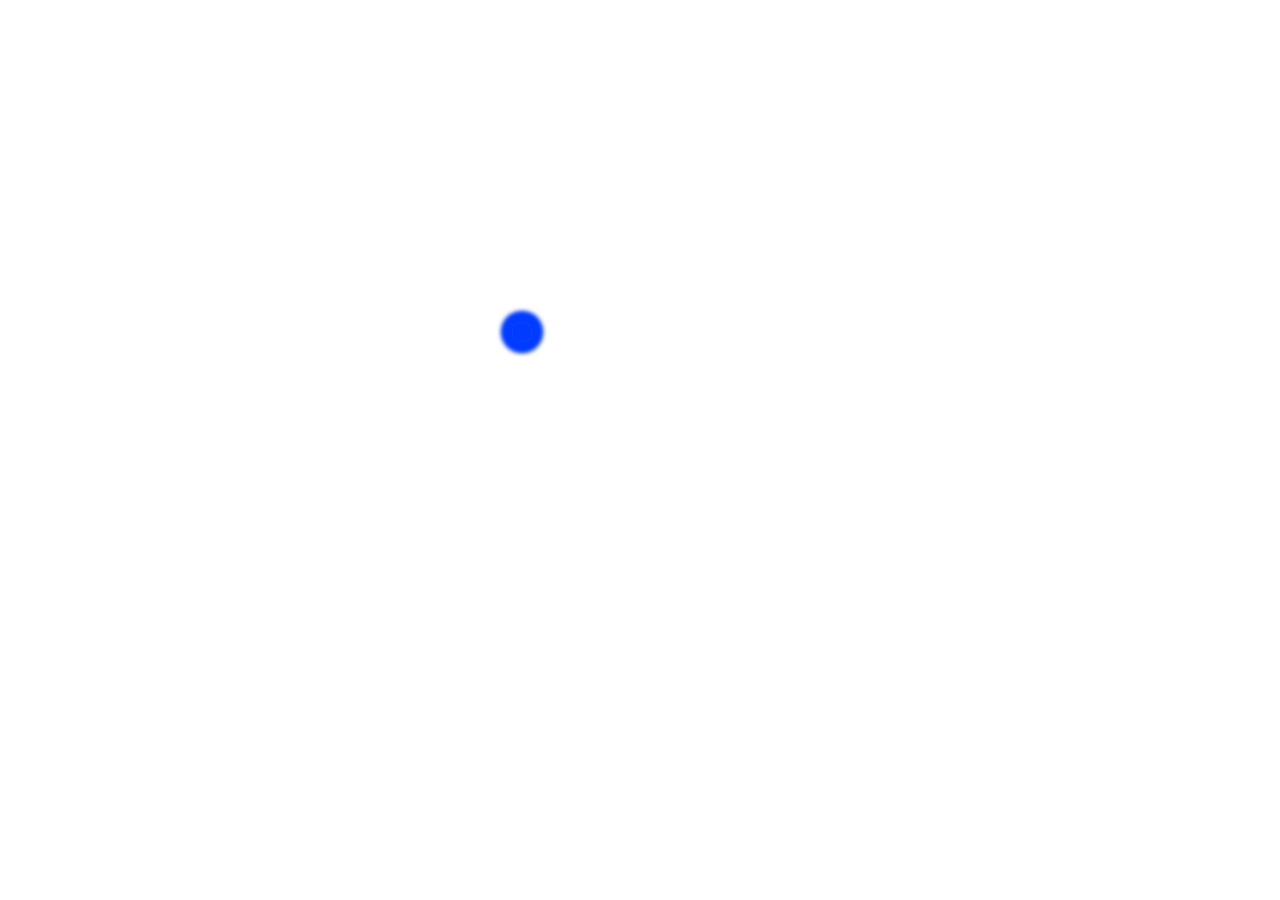
<file: index.html>
<!DOCTYPE html>
<html>
<head>
	<meta charset="utf-8">
	<meta name="viewport" content="width=device-width, initial-scale=1">
	<title>Главная</title>
	<link rel="stylesheet" type="text/css" href="styles/style.css">
</head>
<body>
	<div id="preloader" class="preloader"><div class="loader"><div></div><div></div></div></div>
	<div class="buttons">
		<form action="oit/"><button class="button">Основы информационных технологий <span>Открыть</span></button></form>
		<form action="toi/"><button class="button">Теоретические основы информатики<span>Открыть</span></button></form>
		<form action="dk/"><button class="button">Деловые коммуникации<span>Открыть</span></button></form>
		<button class="button"> <span>Открыть</span></button>
		<button class="button"> <span>Открыть</span></button>
	</div>
<script src="scripts/script.js"></script>
</body>
</html>
</file>
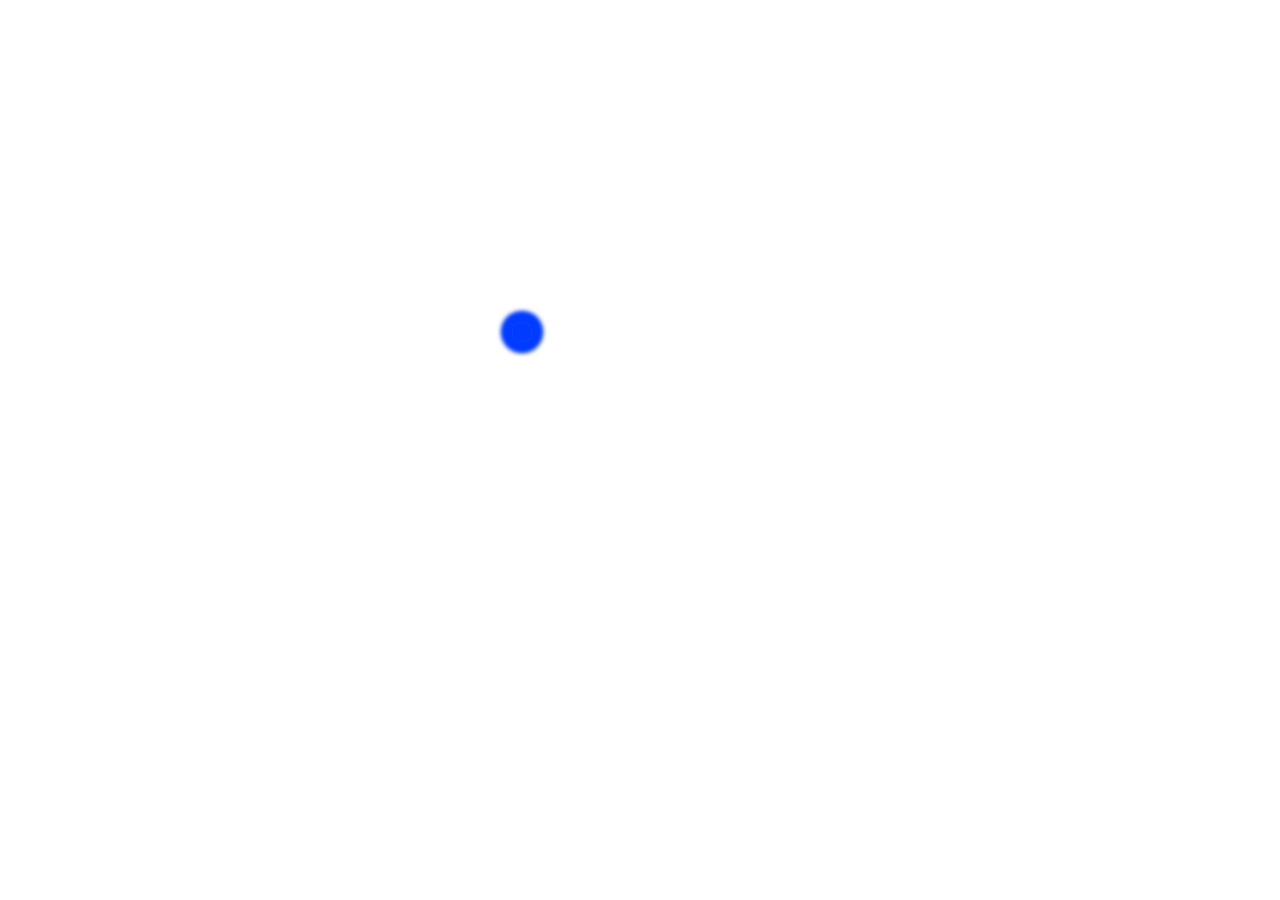
<file: dk/index.html>
<!DOCTYPE html>
<html>
<head>
	<meta charset="utf-8">
	<meta name="viewport" content="width=device-width, initial-scale=1">
	<title>ТОИ</title>
	<link rel="stylesheet" type="text/css" href="../styles/style.css">
</head>
<body>
	<div id="preloader" class="preloader"><div class="loader"><div></div><div></div></div></div>
	<div class="buttons">
		<form action="dk1/"><button class="button">Презентация продукта<span>Открыть</span></button></form>
		<form action=""><button class="button"><span>Открыть</span></button></form>
		<form action=""><button class="button"><span>Открыть</span></button></form>
		<button class="button"> <span>Открыть</span></button>
		<button class="button"> <span>Открыть</span></button>
	</div>
<script src="../scripts/script.js"></script>
</body>
</html>
</file>
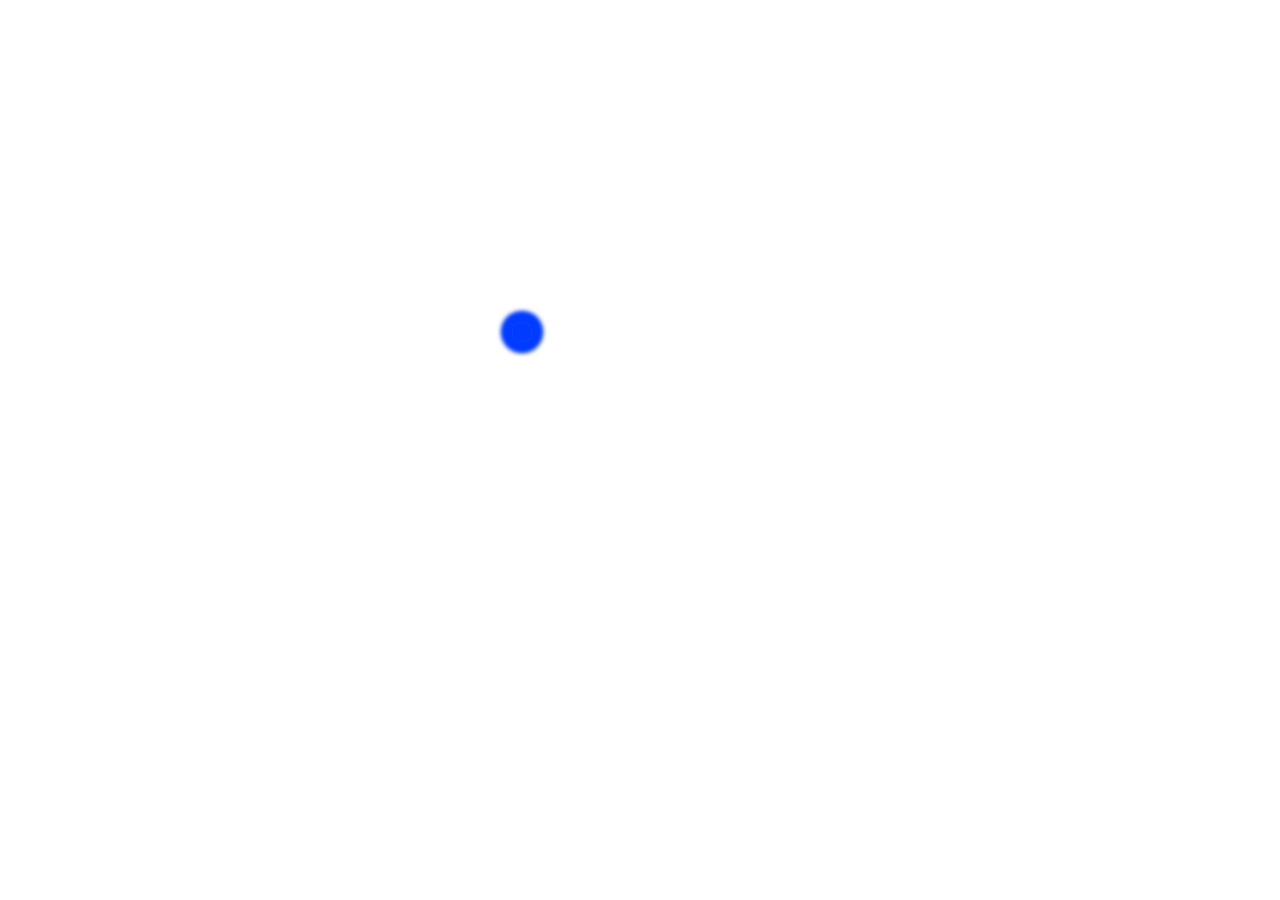
<file: oit/index.html>
<!DOCTYPE html>
<html>
<head>
	<meta charset="utf-8">
	<meta name="viewport" content="width=device-width, initial-scale=1">
	<title>Главная</title>
	<link rel="stylesheet" type="text/css" href="../styles/style.css">
</head>
<body>
	<div id="preloader" class="preloader"><div class="loader"><div></div><div></div></div></div>
	<div class="buttons">
		<form action="1lab_43v.zip"><button class="button">Лабараторная работа №1<span>Скачать</span></button></form>
		<form action="doc2.docx"><button class="button">Лабараторная работа №3<span>Скачать</span></button></form>
		<form action="4laba.docx"><button class="button">Лабараторная работа №4<span>Скачать</span></button></form>
		<form action="oit6laba.zip"><button class="button">Лабараторная работа №5,6<span>Скачать</span></button></form>
		<button class="button"> <span>Скачать</span></button>
	</div>
<script src="../scripts/script.js"></script>
</body>
</html>
</file>
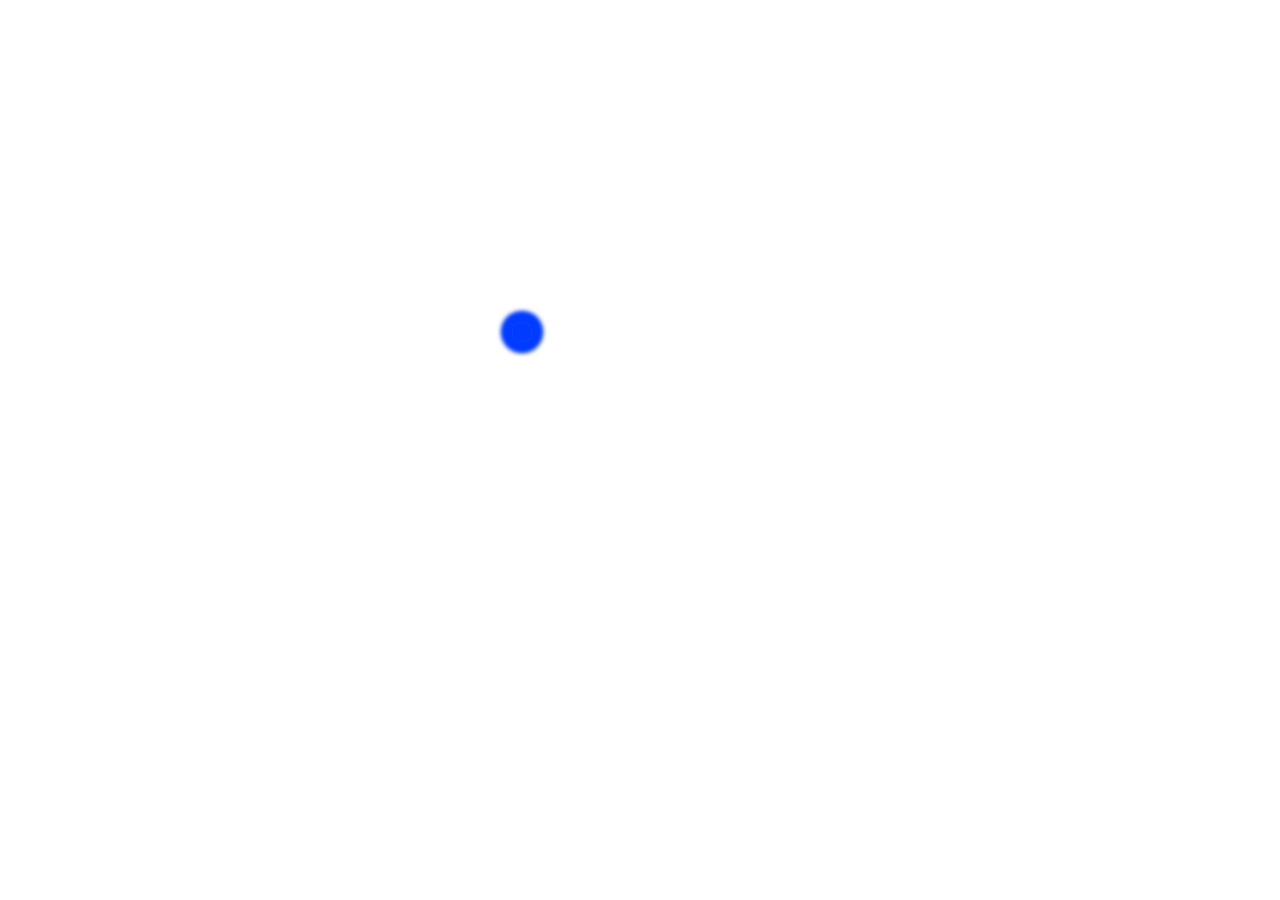
<file: toi/index.html>
<!DOCTYPE html>
<html>
<head>
	<meta charset="utf-8">
	<meta name="viewport" content="width=device-width, initial-scale=1">
	<title>Главная</title>
	<link rel="stylesheet" type="text/css" href="../styles/style.css">
</head>
<body>
	<div id="preloader" class="preloader"><div class="loader"><div></div><div></div></div></div>
	<div class="buttons">
		<form action="lab1.html"><button class="button">Лабораторная №1<span>Открыть</span></button></form>
		<form action=""><button class="button"><span>Открыть</span></button></form>
		<button class="button"> <span>Открыть</span></button>
		<button class="button"> <span>Открыть</span></button>
		<button class="button"> <span>Открыть</span></button>
	</div>
<script src="../scripts/script.js"></script>
</body>
</html>
</file>
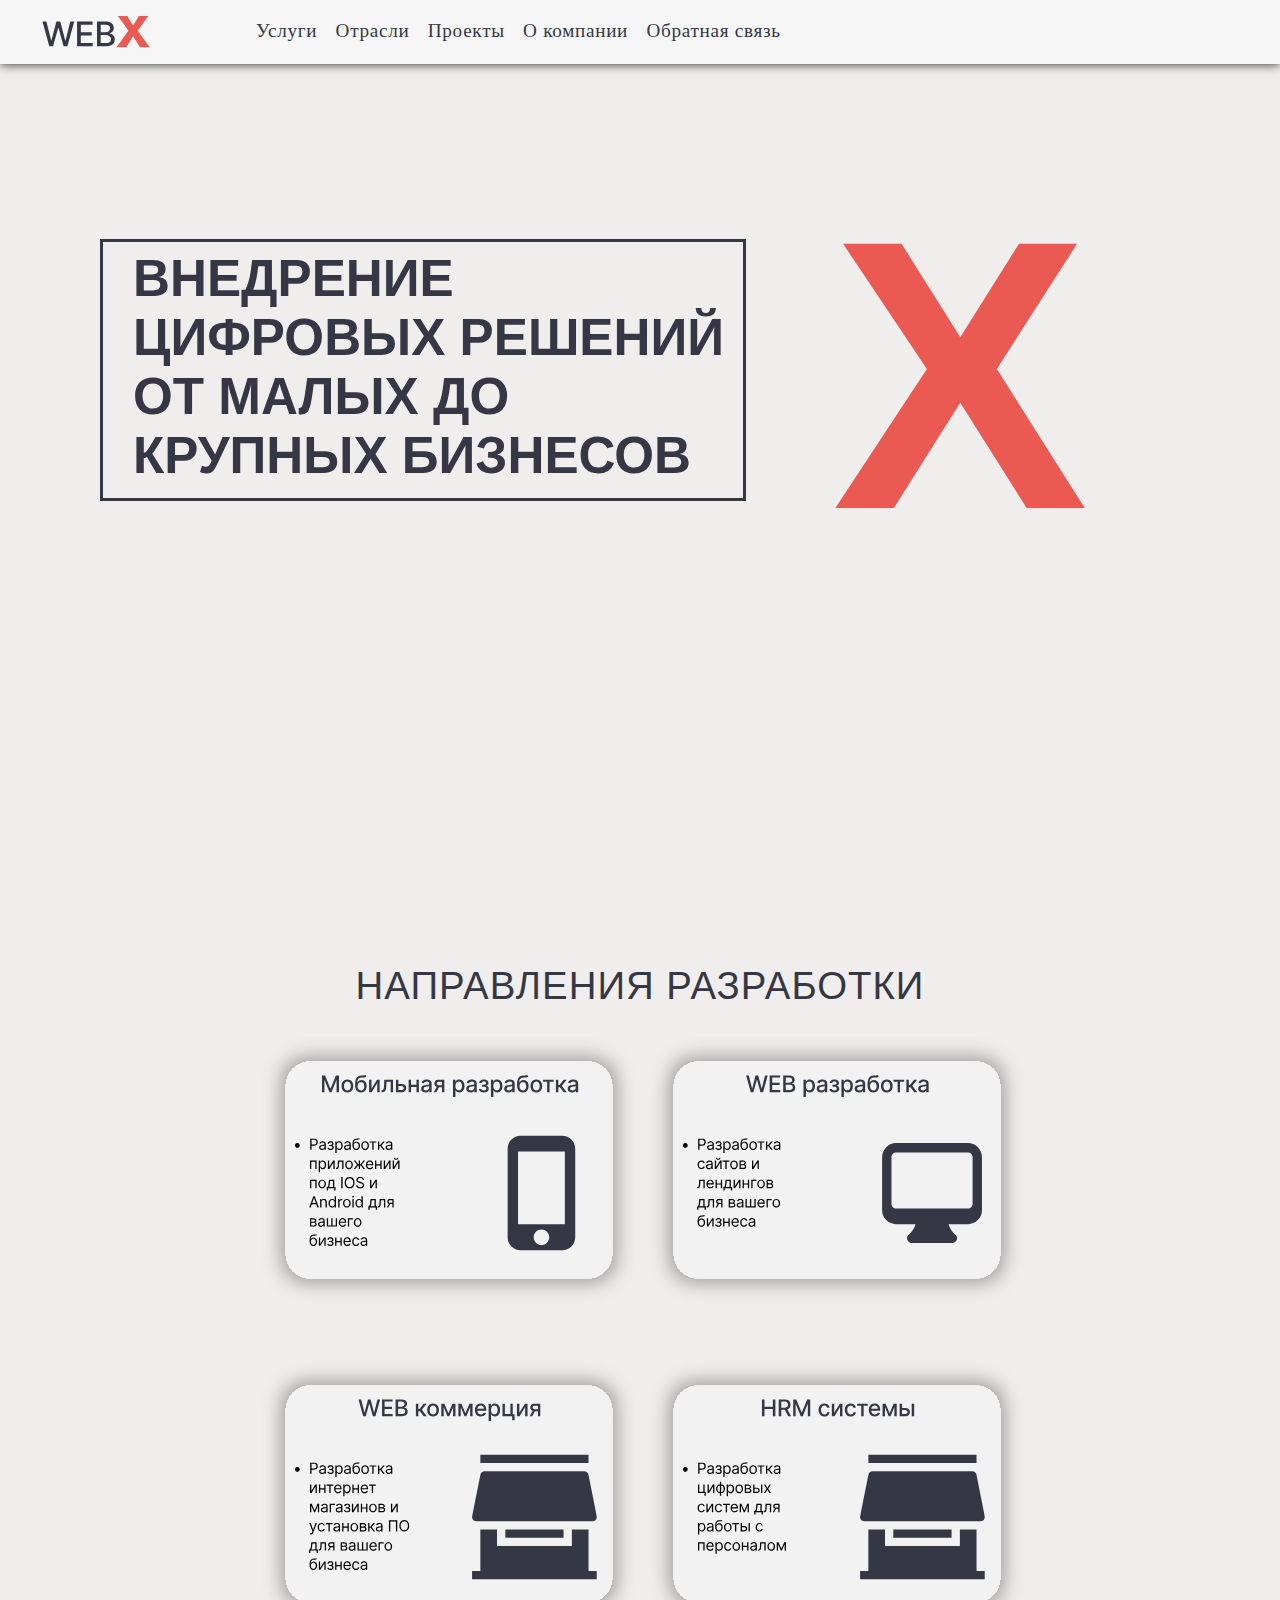
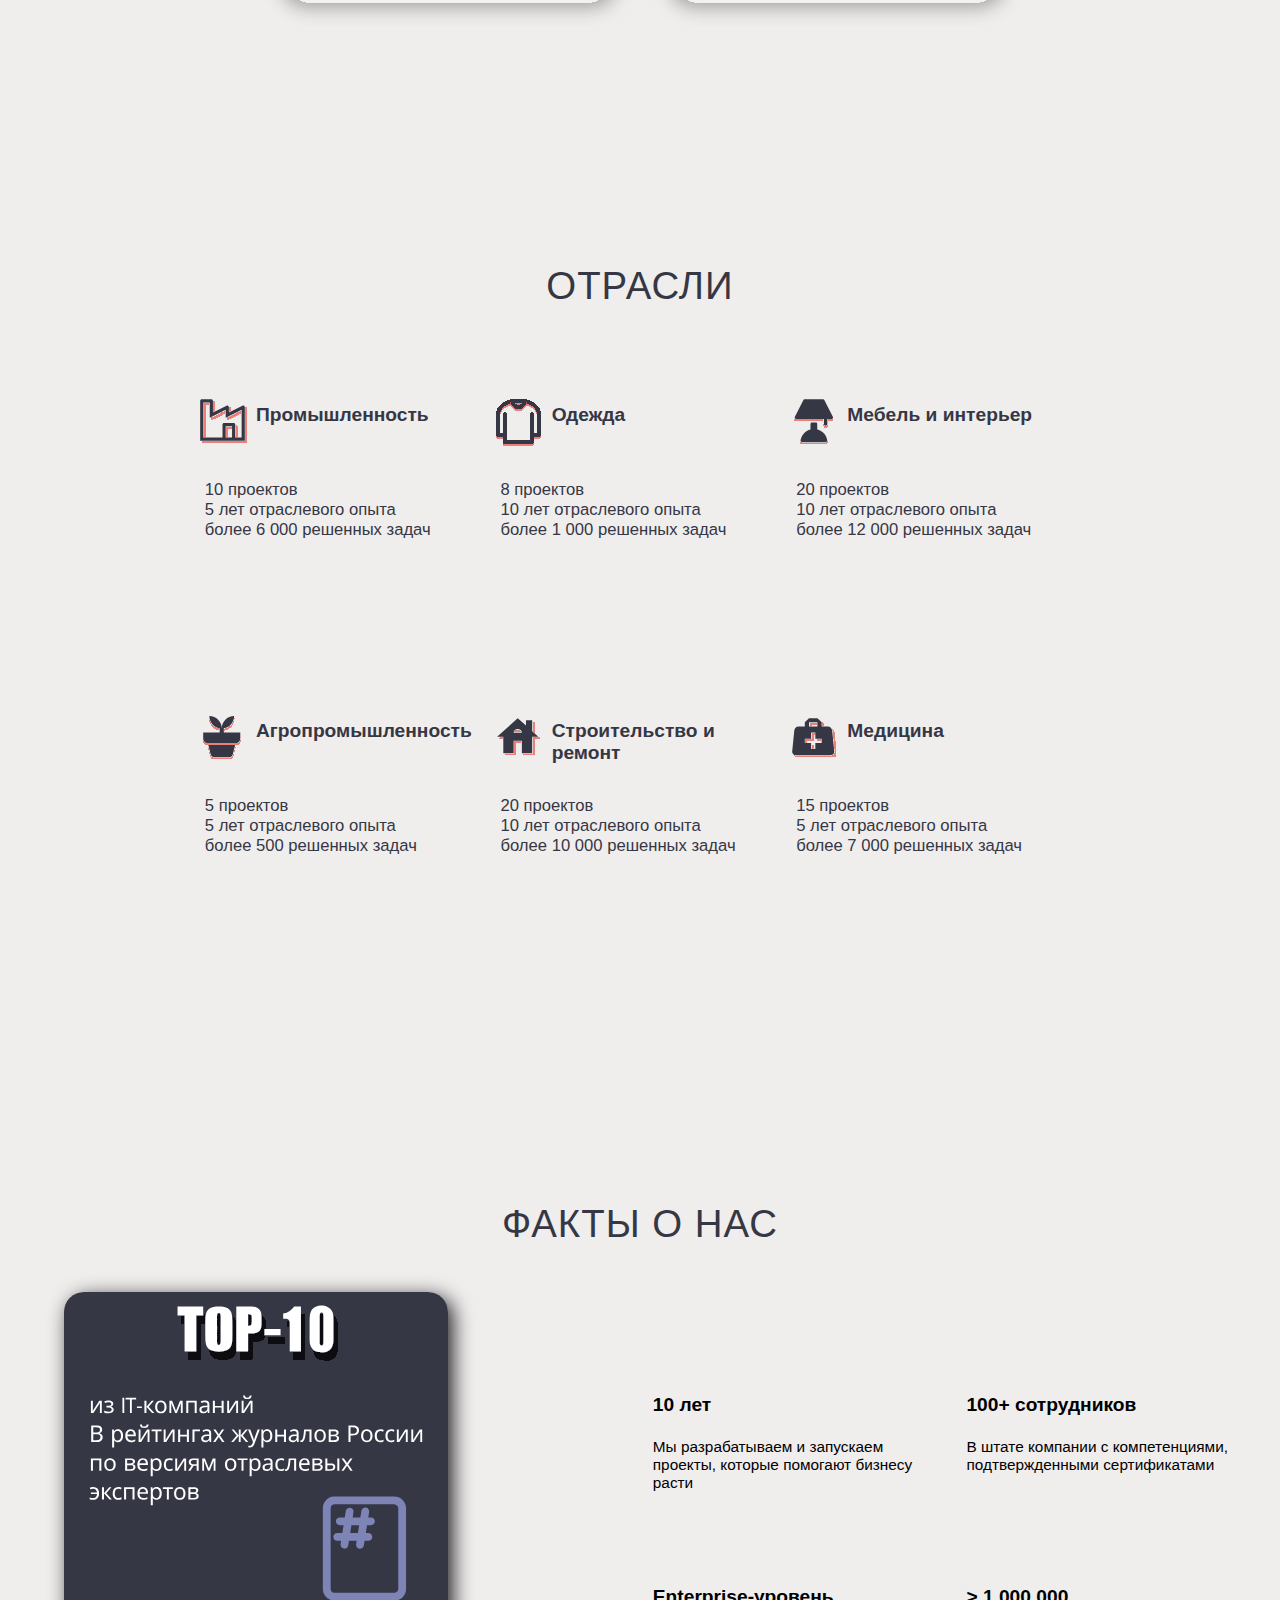
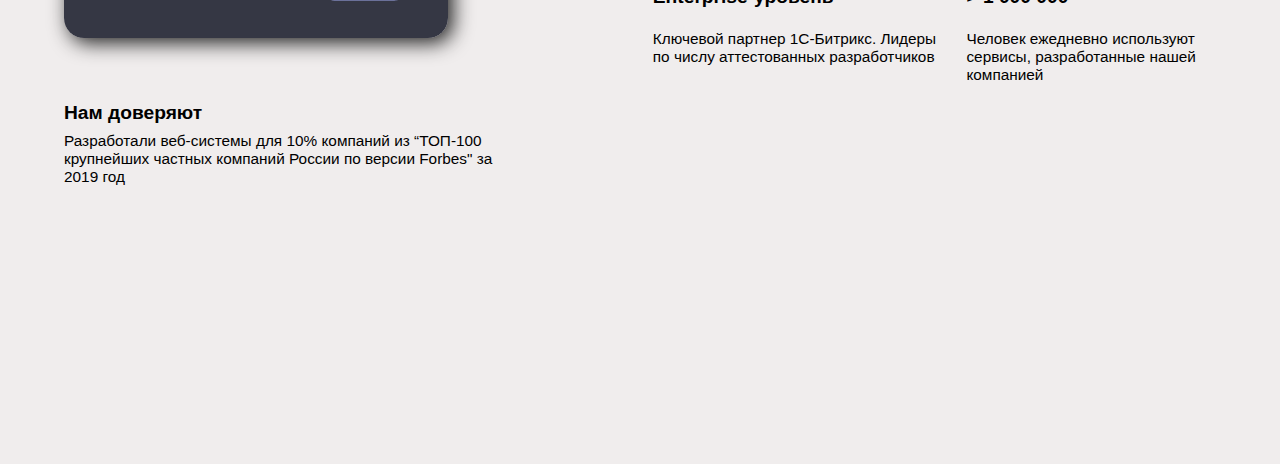
<file: dk/dk1/index.html>
<!DOCTYPE html>
<html>
<head>
	<meta charset="utf-8">
	<meta name="viewport" content="width=device-width, initial-scale=1">
	<title>Веб-студия WEBX</title>
	<link rel="stylesheet" type="text/css" href="styles/style.css">
</head>
	<header>
	<a id="logo">
	<object type="image/svg+xml" data="styles/images/logo.svg">
	</object>
	
	<a id="buttons">
		<span>Услуги</span>
		<span>Отрасли</span>
		<span>Проекты</span>
		<span>О компании</span>
		<span>Обратная связь</span>
	</a>
	</header>
	<body>
		<div class="block fr-bl">
			<a class="fr-tx"><span class="vn">ВНЕДРЕНИЕ ЦИФРОВЫХ РЕШЕНИЙ ОТ МАЛЫХ ДО КРУПНЫХ БИЗНЕСОВ</span><span class="web">WEB</span></a><span class="sc-tx">X</span>
		</div>
		<div class="block sc-bl">
			<a class="fr-tx">Направления разработки</a>
			<div class="obj-bl">
			<img class="obj" src="styles/images/napravlenie1.svg">
			<img class="obj" src="styles/images/napravlenie2.svg"><br>
			<img class="obj" src="styles/images/napravlenie3.svg">
			<img class="obj" src="styles/images/napravlenie4.svg">
			</div>
		</div>

		<div class="block th-bl">
			<a class="fr-tx">Отрасли</a>
			<div class="obj-bl">
			<div><img class="obj" src="styles/images/otrasl6.svg"><a>Промышленность</a><span>10 проектов<br>5 лет отраслевого опыта<br>более 6 000 решенных задач</span></div>
			<div><img class="obj" src="styles/images/otrasl5.svg"><a>Одежда</a><span>8 проектов<br>10 лет отраслевого опыта<br>более 1 000 решенных задач</span></div>
			<div><img class="obj" src="styles/images/otrasl4.svg"><a>Мебель и интерьер</a><span>20 проектов<br>10 лет отраслевого опыта<br>более 12 000 решенных задач</span></div><br>
			<div><img class="obj" src="styles/images/otrasl3.svg"><a>Агропромышленность</a><span>5 проектов<br>5 лет отраслевого опыта<br>более 500 решенных задач</span></div>
			<div><img class="obj" src="styles/images/otrasl2.svg"><a>Строительство и ремонт</a><span>20 проектов<br>10 лет отраслевого опыта<br>более 10 000 решенных задач</span></div>
			<div><img class="obj" src="styles/images/otrasl1.svg"><a>Медицина</a><span>15 проектов<br>5 лет отраслевого опыта<br>более 7 000 решенных задач</span></div>
			</div>
		</div>

		<div class="block four-bl">
			<a class="fr-tx">Факты о нас</a>
			<div class="left-bl">
					<img class="obj" src="styles/images/top.svg">
					<div class="bl-txt">
						<a>Нам доверяют</a>
					<span><br>Разработали веб-системы для 10% компаний из “ТОП-100 крупнейших частных компаний России по версии Forbes" за 2019 год</span>
					</div>
					
			</div>

			<div class="right-bl">
					<div class="bl-txt top left">
						<a>10 лет</a>
					<span><br>Мы разрабатываем и запускаем проекты, которые помогают бизнесу расти</span>
					</div>

					<div class="bl-txt top right">
						<a>100+ сотрудников</a>
					<span><br>В штате компании с компетенциями, подтвержденными сертификатами</span>
					</div>

					<div class="bl-txt bottom left">
						<a>Enterprise-уровень</a>
					<span><br>Ключевой партнер 1С-Битрикс. Лидеры по числу аттестованных разработчиков</span>
					</div>
					<div class="bl-txt bottom right">
						<a>> 1 000 000</a>
					<span><br>Человек ежедневно используют сервисы, разработанные нашей компанией</span>
					</div>
			</div>
		</div>

	</body>
</html>
</file>
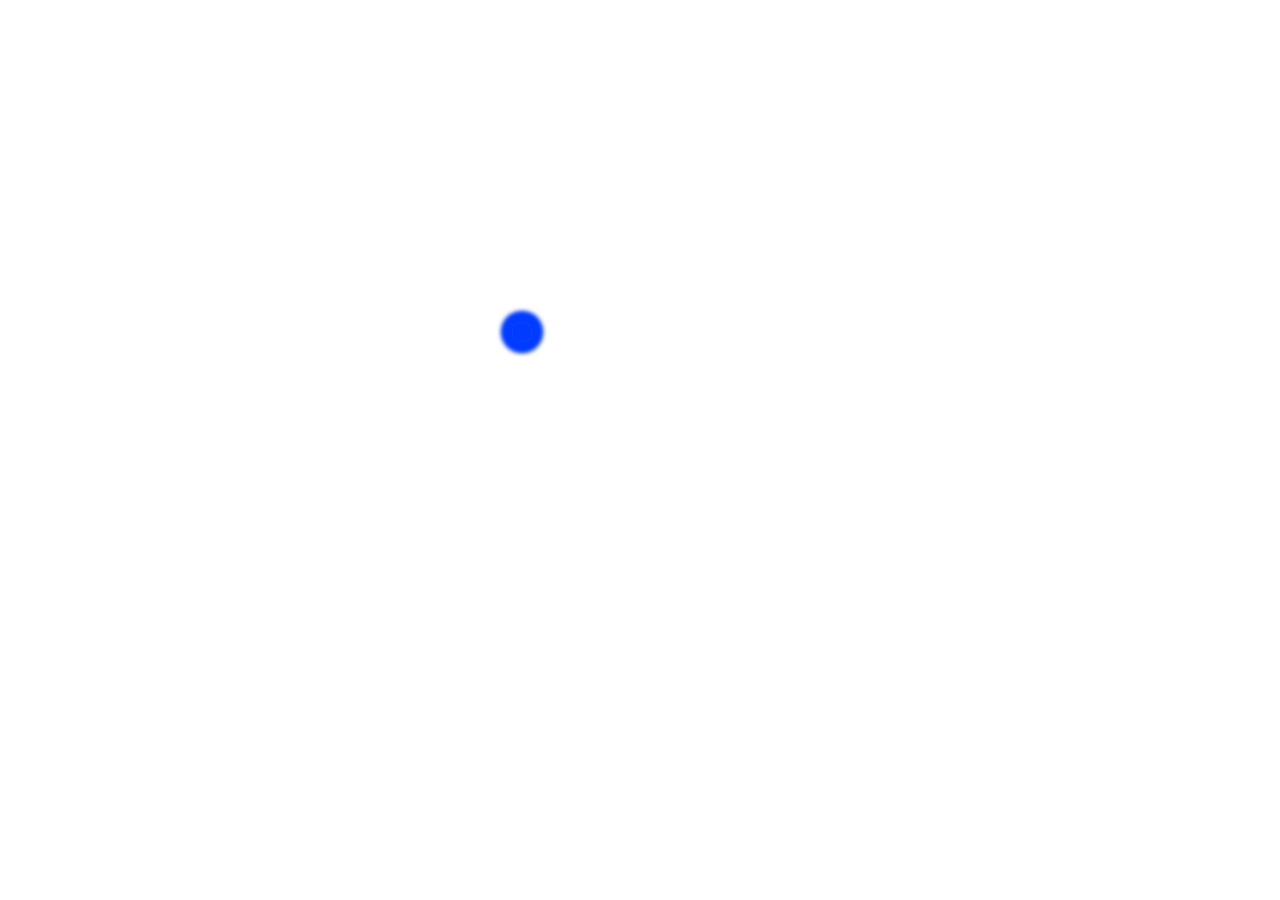
<file: oit.html>
<!DOCTYPE html>
<html>
<head>
	<meta charset="utf-8">
	<meta name="viewport" content="width=device-width, initial-scale=1">
	<title>Главная</title>
	<link rel="stylesheet" type="text/css" href="styles/style.css">
</head>
<body>
	<div id="preloader" class="preloader"><div class="loader"><div></div><div></div></div></div>
	<div class="buttons">
		<form action="1lab_43v.zip"><button class="button">Лабараторная работа №1<span>Скачать</span></button></form>
		<button class="button"> <span>Скачать</span></button>
		<button class="button"> <span>Скачать</span></button>
		<button class="button"> <span>Скачать</span></button>
		<button class="button"> <span>Скачать</span></button>
	</div>
<script src="scripts/script.js"></script>
</body>
</html>
</file>
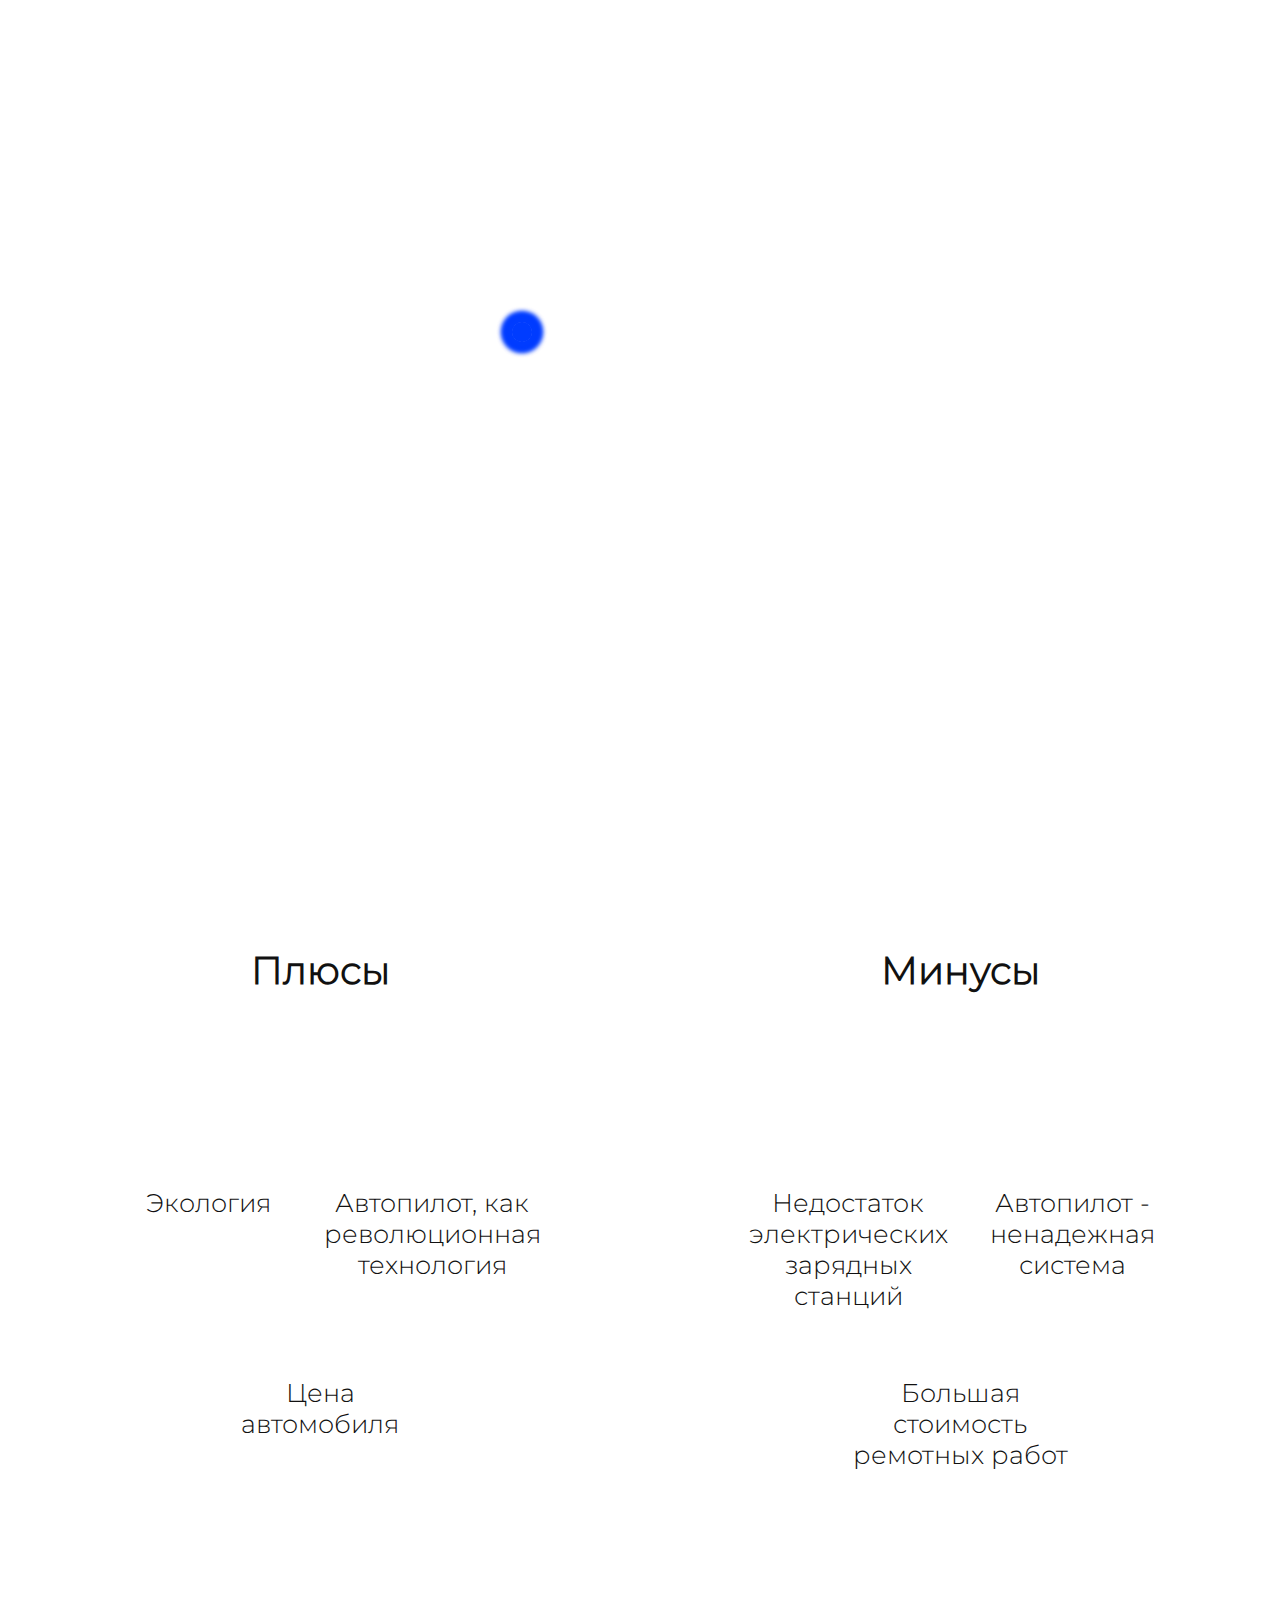
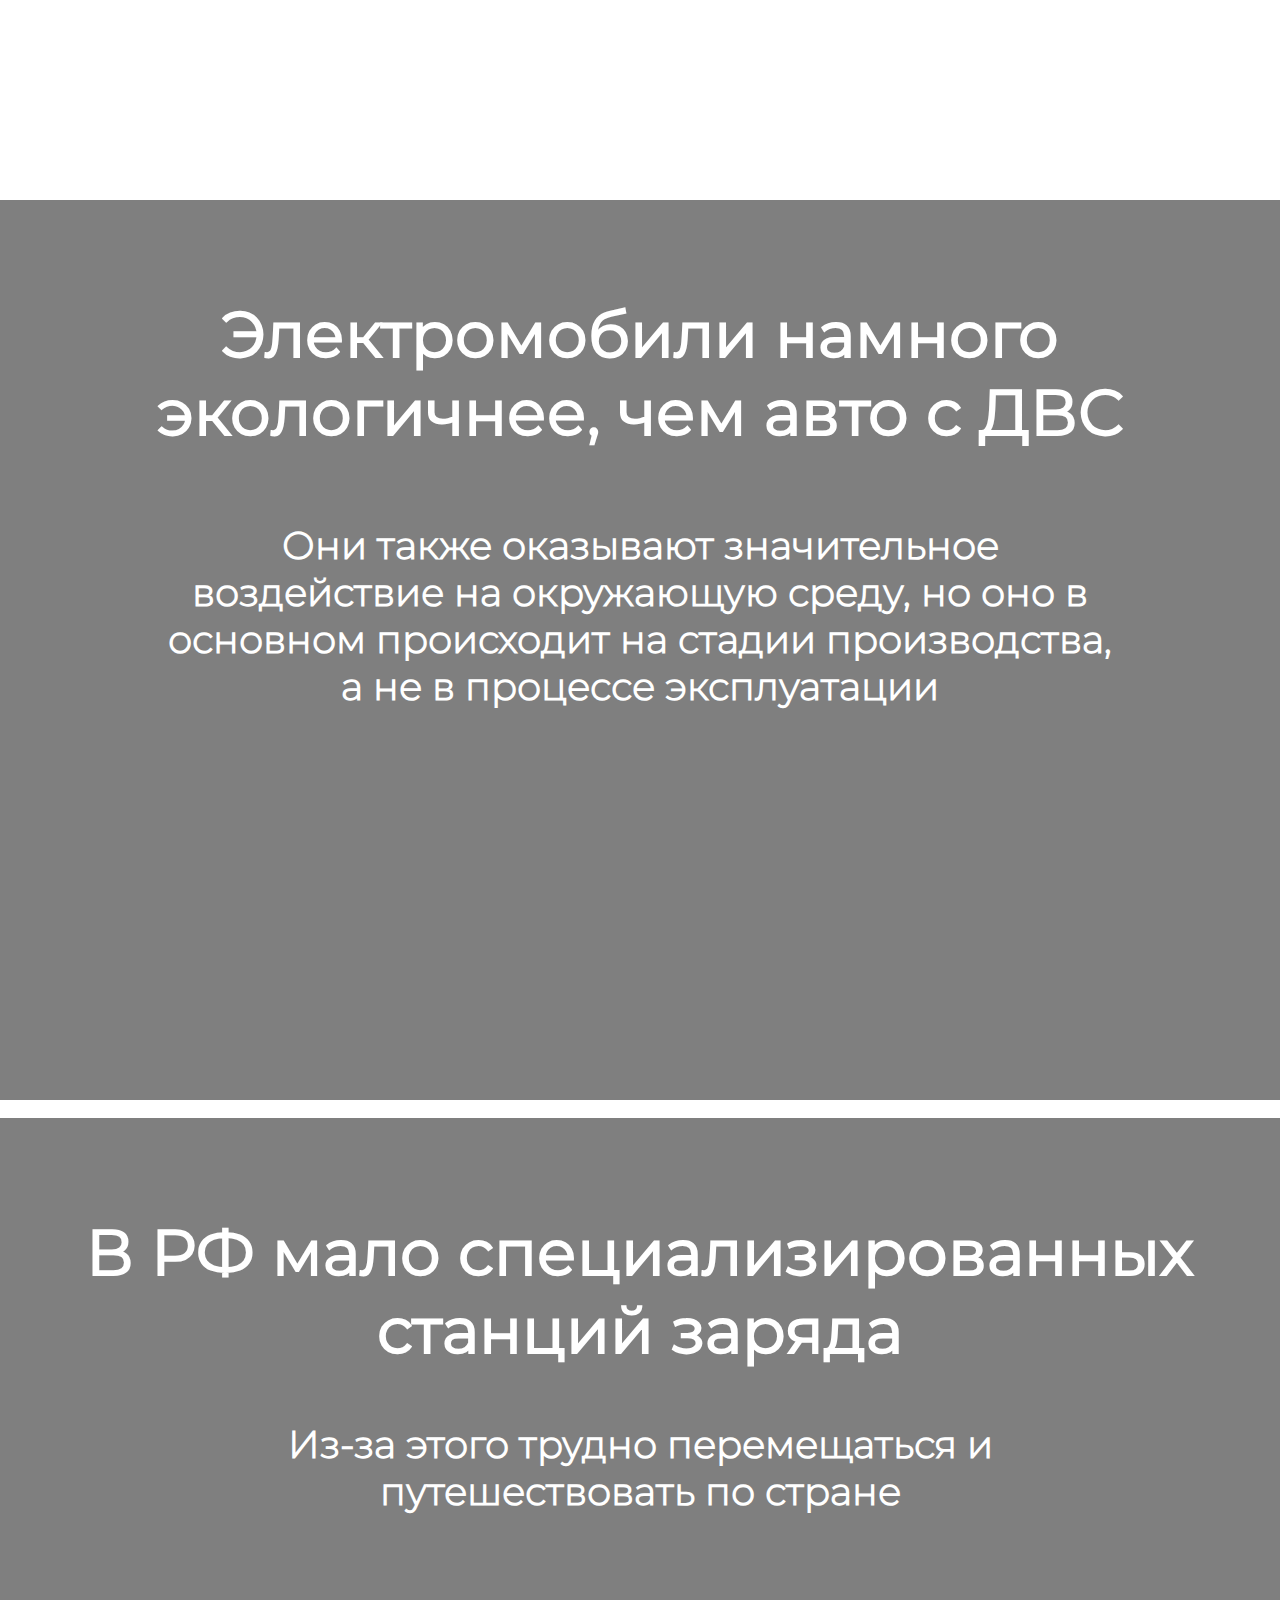
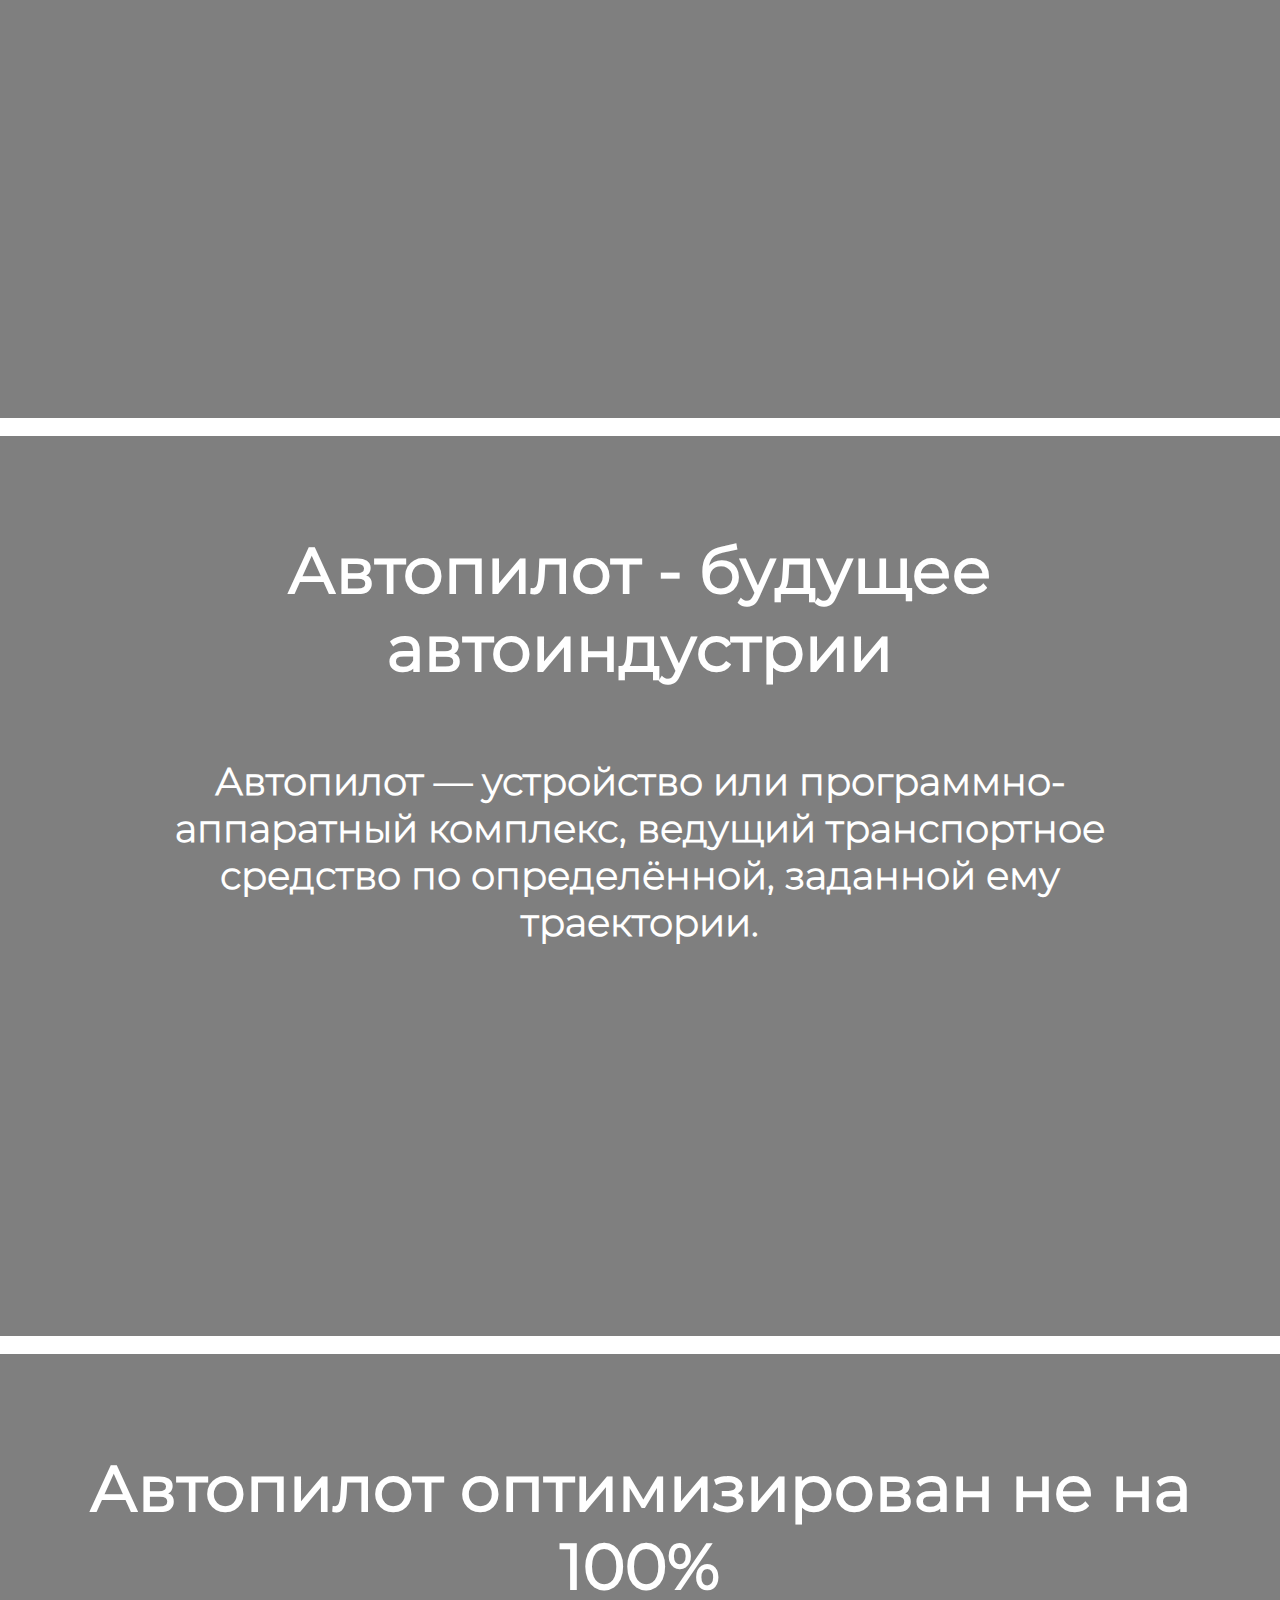
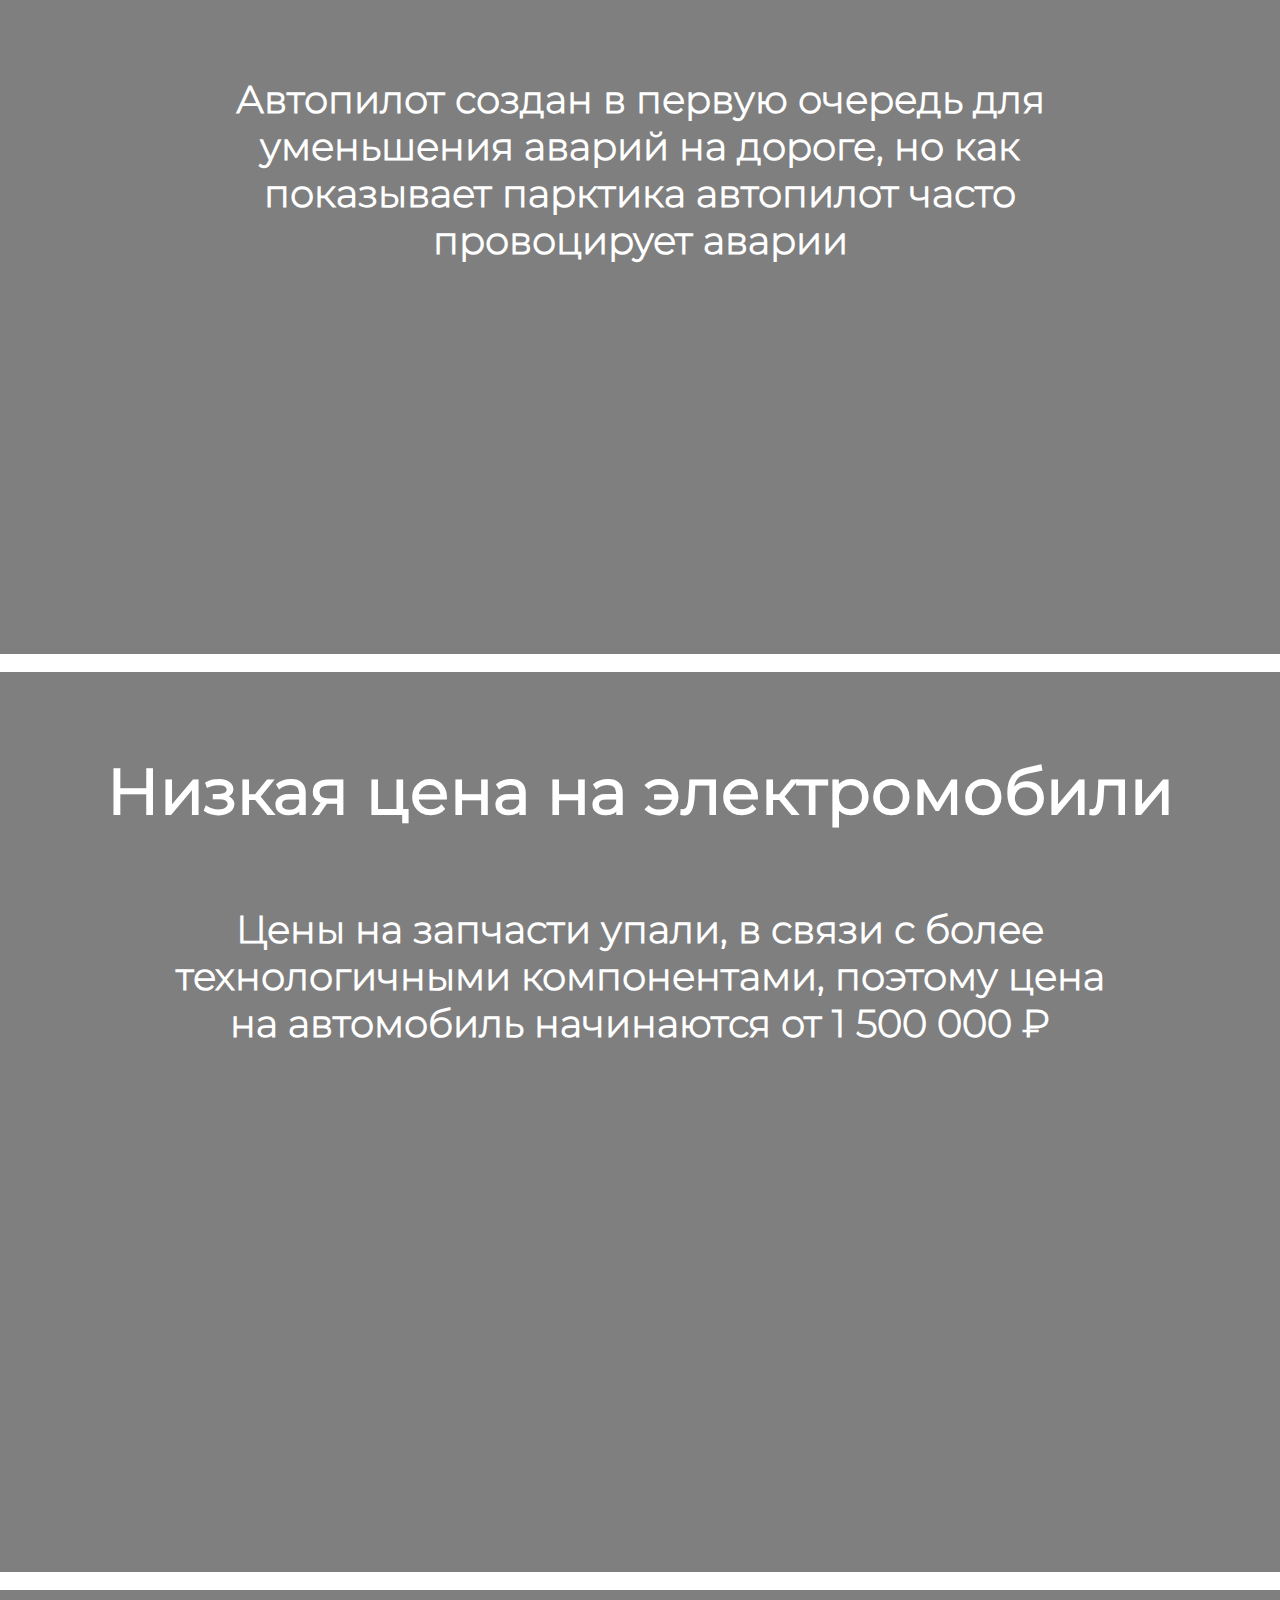
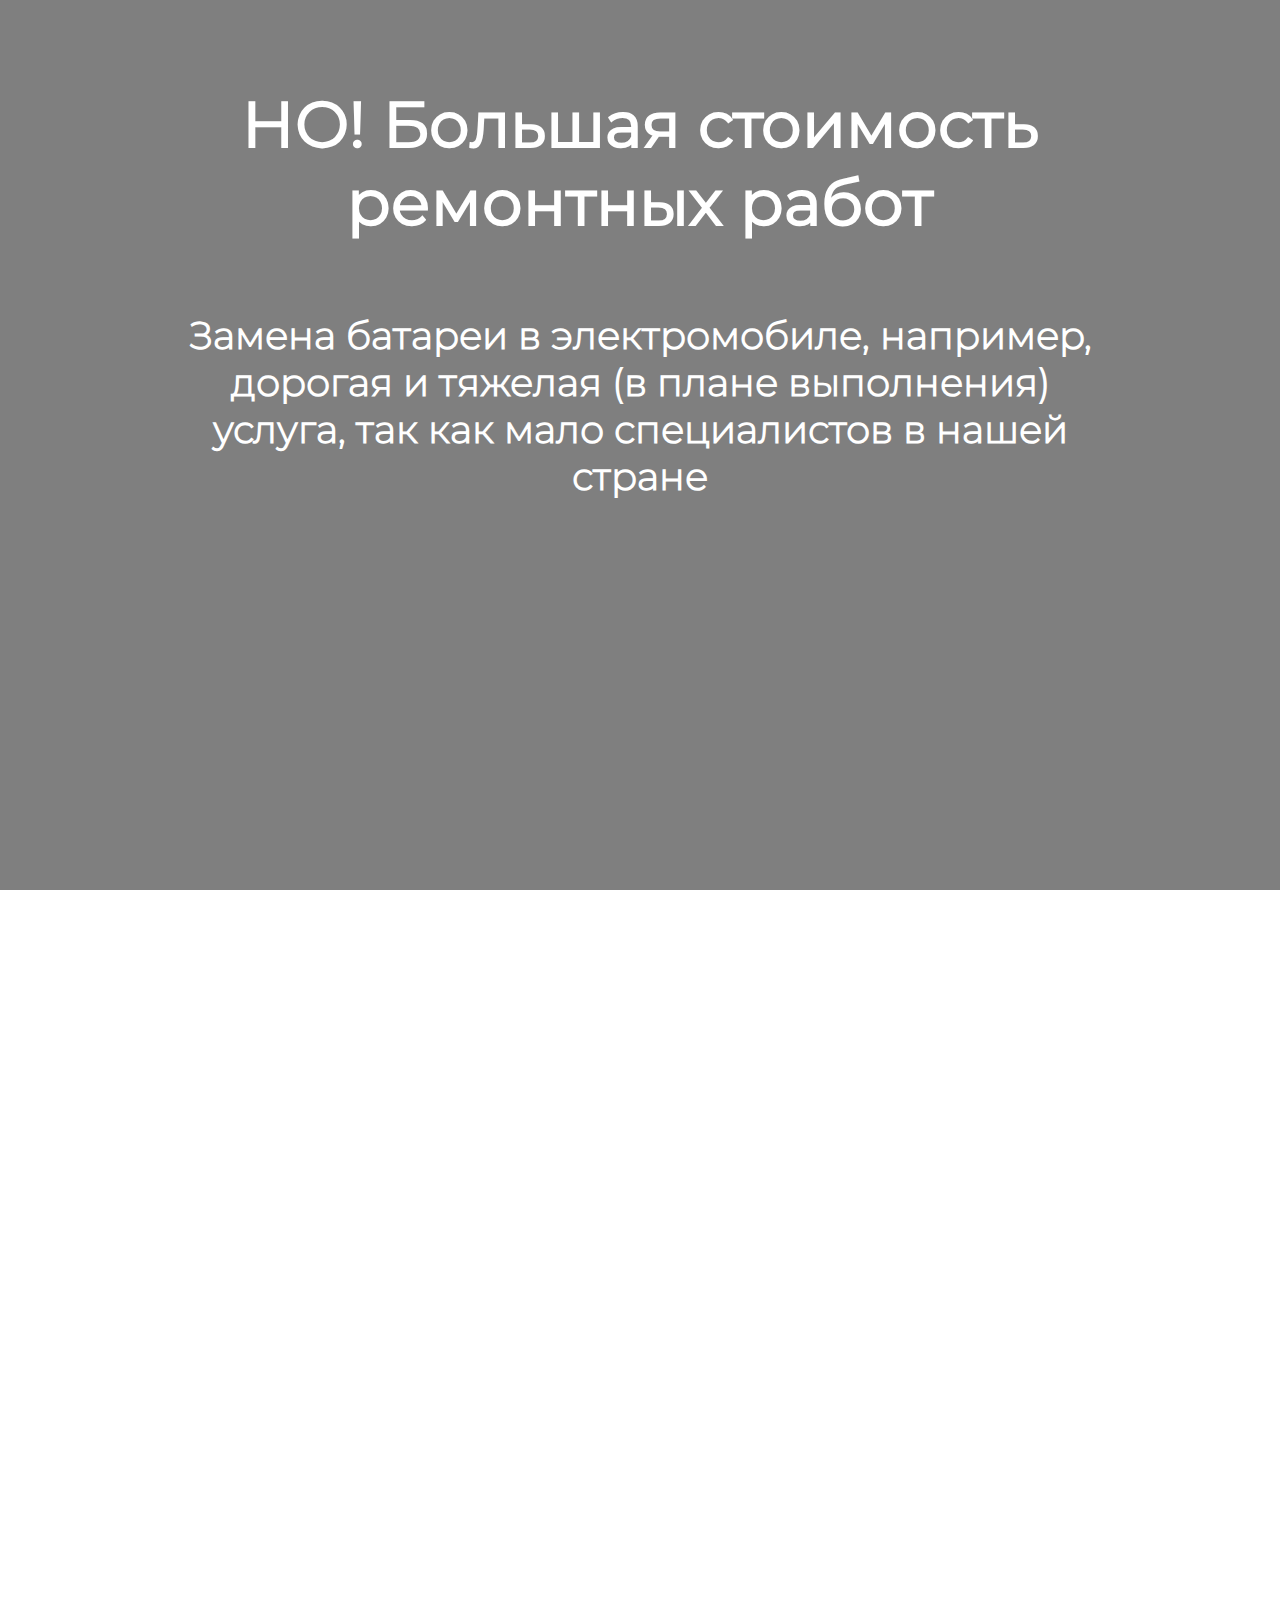
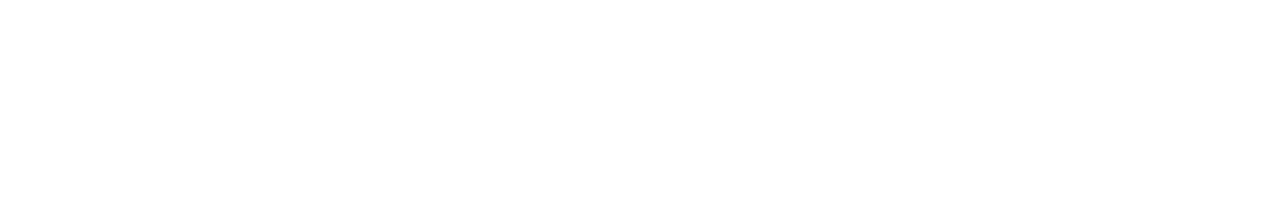
<file: toi/lab1.html>
<!DOCTYPE html>
<html>
<head>
	<meta charset="utf-8">
	<meta name="viewport" content="width=device-width, initial-scale=1">
	<title>Лабараторная 1 ТОИ</title>
	<link rel="stylesheet" type="text/css" href="../styles/style.css">
</head>
<body>
	<div id="preloader" class="preloader"><div class="loader"><div></div><div></div></div></div>
	<div id="preza">
		<div class="back frback">
			<div class="block-ec">
			<h1><p>Автомобили без водителя</p></h1>
			<h2><p>Tesla как настоящее будущее</p></h2>
			</div>
		</div>
		<div class="block-ec">
			<div class="sticky twslide plus">
				<h2><p>Плюсы</p></h2>
				<div class="mainblock">
					<div class="miniblocks">Экология</div>
					<div class="miniblocks">Автопилот, как революционная технология</div>
					<div class="miniblocks third">Цена автомобиля</div>
				</div>
			</div>
			<div class="sticky twslide minus">
				<h2><p>Минусы</p></h2>
				<div class="mainblock">
					<div class="miniblocks">Недостаток электрических зарядных станций</div>
					<div class="miniblocks">Автопилот - ненадежная система</div>
					<div class="miniblocks third">Большая стоимость ремотных работ</div>
				</div>
			</div>
		</div>

		<div class="block-ec">
			<div class="back twback">
				<div class="block-ec">
					<h1><p>Электромобили намного экологичнее, чем авто с ДВС</p></h1>
					<h2><p>Они также оказывают значительное воздействие на окружающую среду, но оно в основном происходит на стадии производства, а не в процессе эксплуатации</p></h2>
				</div>
			</div>
		</div><br>


		<div class="block-ec">
			<div class="back thrback">
				<div class="block-ec">
					<h1><p>В РФ мало специализированных станций заряда</p></h1>
					<h2><p>Из-за этого трудно перемещаться и путешествовать по стране</p></h2>
				</div>
			</div>
		</div><br>

		<div class="block-ec">
			<div class="back frrback">
				<div class="block-ec">
					<h1><p>Автопилот - будущее автоиндустрии</p></h1>
					<h2><p>Автопилот — устройство или программно-аппаратный комплекс, ведущий транспортное средство по определённой, заданной ему траектории.</p></h2>
				</div>
			</div>
		</div><br>

		<div class="block-ec">
			<div class="back fiveback">
				<div class="block-ec">
					<h1><p>Автопилот оптимизирован не на 100%</p></h1>
					<h2><p>Автопилот создан в первую очередь для уменьшения аварий на дороге, но как показывает парктика автопилот часто провоцирует аварии</p></h2>
				</div>
			</div>
		</div><br>
	<div class="block-ec">
			<div class="back sixback">
				<div class="block-ec">
					<h1><p>Низкая цена на электромобили</p></h1>
					<h2><p>Цены на запчасти упали, в связи с более технологичными компонентами, поэтому цена на автомобиль начинаются от 1 500 000 ₽</p></h2>
				</div>
			</div>
		</div><br>

		<div class="block-ec">
			<div class="back sevback">
				<div class="block-ec">
					<h1><p>НО! Большая стоимость ремонтных работ</p></h1>
					<h2><p>Замена батареи в электромобиле, например, дорогая и тяжелая (в плане выполнения) услуга, так как мало специалистов в нашей стране</p></h2>
				</div>
			</div>
		</div><br>

		<div class="block-ec">
			<div class="thxblock">
				<div class="block-ec">
					
				</div>
			</div>
		</div>
	</div>
<script src="../scripts/script.js"></script>
</body>
</html>
</file>
<file: styles/style.css>
body{
	margin: 0;
	padding: 0;
}


.preloader{
	position: fixed;
	left: 0;
	top: 0;
	width: 100%;
	height: 100%;
	background: #fff;
	z-index: 5;
	transition: 1s all;
	opacity: 1;
	visibility: visible;
}
.loader{
	position: relative;
	width: 256px;
	height: 256px;
	left: 50%;
	top: 50%;
	transform: translate(-50%, -50%);
}
.done{
	opacity: 0;
	visibility: hidden;
}	
.loader div{
	position: absolute;
	border: 10px solid #003cff;
	box-shadow: 0 0 5px 10px #003cff;
	border-radius: 50%;
	animation: loader 1s ease-out infinite;
}
.loader div:nth-child(2){
	animation-delay: -0.5s;
	overflow: hidden;
}
.form-session{
	position: absolute;
	width: 40%;
	height: 30%;
	left: 30%;
	top: 30%;
	border: 1px solid #5c5c5c;
	border-radius: 10px;
}
.form-session p{
	text-align: center;
	color: #5c5c5c;
	font-size: 2vw;
}
.form-session .submit{
	font-size: 1vw;
	position: absolute;
	left: 20.5%;
	bottom: 1vw;
	width: 60%;
	margin-top: 10px;
	height: 2vw;
}
.form-session .vd{
	position: relative;
	left: 20%;
	width: 60%;
	margin-top: 1vw;
	height: 2vw;
}

@keyframes loader{
	0%{
		top: 128px;
		left: 128px;
		width: 0;
		height: 0;
		opacity: 1;
	}
	100%{
		top: 0;
		left: 0;
		width: 256px;
		height: 256px;
		opacity: 0;
	}
}



.buttons{
	font-family: Montserra;
	position: absolute;
	width: 50%;
	height: 50%;
	left: 50%;
	top: 50%;
	transform: translate(-50%,-50%);

}
@font-face {
  font-family: "Montserratlight";
  font-style: normal;
  /* Браузер сначала попробует найти шрифт локально */
  src: url("Montserrat-light.ttf");
}
@font-face {
  font-family: "Montserrat";
  font-style: normal;
  /* Браузер сначала попробует найти шрифт локально */
  src: url("Montserrat-Regular.ttf");

}
.button{
	font-weight: 300;
	color: #222;
	font-family: Montserratlight;
	font-size: 2vw;
	position: relative;
	width: 100%;
	height: 5vw;
	background: #fff;
	border: none;
	border-bottom: 3px solid #222;
	margin-bottom: 7px;
	overflow: hidden;
}
.button span{
	z-index: 2;
	background: #222;
	position: absolute;
	width: 100%;
	height: 100%;
	top: 0;
	left: -110%;
	transition: 1s left;
	color: #fff;
	line-height: 5vw;
	text-align: right;
	padding-right: 10%;
}
.button:hover span{
	left: -10%;
	transition: .7s;
}
.button:hover{
	color: #fff;
}
#preza{
	position: absolute;
	width: 100%;
	height: auto;
	min-height: 100vh;
	top: 0;
	left: 0;
	z-index: 1;
}
.block-ec{
	overflow: hidden;
	z-index: 3;
	position: relative;
	width: 100%;
	min-height: 100vh;
	top: 0;
	height: 0;
}
#preza .back{
	color: #fff;
	overflow: hidden;
	z-index: 2;
	
}
#preza .frback{
	background: url("https://www.ixbt.com/img/n1/news/2022/1/5/tesla-model-x-p100d-97_large.jpg") no-repeat center center;
	-moz-background-size: cover; /* Firefox 3.6+ */
    -webkit-background-size: cover; /* Safari 3.1+ и Chrome 4.0+ */
    -o-background-size: cover; /* Opera 9.6+ */
    background-size: cover;
}
#preza .twback{
	background: url("https://kartinkin.net/uploads/posts/2022-02/thumbs/1645935808_66-kartinkin-net-p-ekologicheskie-kartinki-73.jpg") no-repeat center center;
	-moz-background-size: cover; /* Firefox 3.6+ */
    -webkit-background-size: cover; /* Safari 3.1+ и Chrome 4.0+ */
    -o-background-size: cover; /* Opera 9.6+ */
    background-size: cover;
}
#preza .thrback{
	background: url("https://auto.today/media/res/6/7/2/5/5/67255.pvwwsc.1280.jpg") no-repeat center center;
	-moz-background-size: cover; /* Firefox 3.6+ */
    -webkit-background-size: cover; /* Safari 3.1+ и Chrome 4.0+ */
    -o-background-size: cover; /* Opera 9.6+ */
    background-size: cover;
}
#preza .frrback{
	background: url("https://s0.rbk.ru/v6_top_pics/resized/1440xH/media/img/5/33/755560021370335.jpg") no-repeat center center;
	-moz-background-size: cover; /* Firefox 3.6+ */
    -webkit-background-size: cover; /* Safari 3.1+ и Chrome 4.0+ */
    -o-background-size: cover; /* Opera 9.6+ */
    background-size: cover;
}
#preza .fiveback{
	background: url("https://kolesa-uploads.ru/-/e096b1a2-1aad-4f10-ba43-b3505848e054/0-1.jpg") no-repeat center center;
	-moz-background-size: cover; /* Firefox 3.6+ */
    -webkit-background-size: cover; /* Safari 3.1+ и Chrome 4.0+ */
    -o-background-size: cover; /* Opera 9.6+ */
    background-size: cover;
}
#preza .sixback{
	background: url("https://img.gazeta.ru/files3/442/13414442/meme-pic905-895x505-54577.jpg") no-repeat center center;
	-moz-background-size: cover; /* Firefox 3.6+ */
    -webkit-background-size: cover; /* Safari 3.1+ и Chrome 4.0+ */
    -o-background-size: cover; /* Opera 9.6+ */
    background-size: cover;
}
#preza .sevback{
	background: url("http://rutesla.com/wp-content/uploads/2014/07/Tesla_Motors_Model_S_base.jpg") no-repeat center center;
	-moz-background-size: cover; /* Firefox 3.6+ */
    -webkit-background-size: cover; /* Safari 3.1+ и Chrome 4.0+ */
    -o-background-size: cover; /* Opera 9.6+ */
    background-size: cover;
}
#preza .thxblock{
	background: url("https://cf2.ppt-online.org/files2/slide/k/KT87oRzH0I5iDBEmPrgNLFthSC3GwcZsuJyAqa/slide-19.jpg") no-repeat center center;
	-moz-background-size: 80%; /* Firefox 3.6+ */
    -webkit-background-size: 80%; /* Safari 3.1+ и Chrome 4.0+ */
    -o-background-size: 80%; /* Opera 9.6+ */
    background-size: 80%;
}
#preza .back:after{
	content: "";
	position: absolute;
	z-index: 2;
	background: rgba(0,0,0, 0.5);
	width: 100%;
	height: 100vh;
	top: 0;
	left: 0;
}
#preza p{
	text-align: center;
	font-family: Montserrat;
	transform: translateY(20%);
}
#preza h1 p{
	font-size: 5vw;
	width: 90%;
		margin-left: auto;
	margin-right: auto;
}
#preza h2 p{
	font-family: Montserratlight;
	font-size: 3vw;
	width: 75%;
	margin-left: auto;
	margin-right: auto;
}
.block-ec .twslide{
	float: left;
	position: relative;
	width: 50%;
	height: 100vh;
	color: #111;
}

.block-ec .plus{
	color: #111;
}
.block-ec .minus{
	color: #111;
}
.block-ec .mainblock{
	width: 70%;
	height: 50%;
	margin-top: 30%;
	margin-left: 15%;
}
.block-ec .miniblocks{
	position: relative;
	width: 50%;
	height: 40%;
	float: left;
	color: #111;
	margin-top: 10px;
	text-align: center;
	font-family: Montserratlight;
	font-size: 2vw;
	transition: 1s;
}
.block-ec .miniblocks + .third{
	transform: translatex(50%);
}
.block-ec .miniblocks:hover{
	background: #333;
	color: #fff;
	transition: 1s;
}
</file>
<file: dk/dk1/styles/style.css>
header{
	margin: 0;
	padding: 0;
	position: relative;
	width: 100%;
	height: 5vw;
	background: #F6F6F6;
	box-shadow: 0 0 10px #222;
}
header #logo{
position: absolute;
top: 1vw;
z-index: 1;
}
header #logo object{
	width: 15vw;
}
header #buttons{
	position: absolute;
	top: 1.6vw;
	right: 1vw;
	width: 80%;
	letter-spacing: .7px;
	font: Arial;
	font-size: 1.5vw;
	text-align: left;
	color: #353744;
}
header #buttons span{
margin-left: 1vw;
}
header #buttons span:hover{
text-decoration: underline;
cursor: pointer;
}
/*//////////////////////////////////////*/

body{
	margin: 0;
	padding: 0;
	position: relative;
	width: 100%;
	min-height: 100vw;
	height: auto;
	background: #F0EDED;
}
.block{
	width: 100%;
	height: 100vh;
	position: relative;
	float: left;
	font-family: 'Yanone Kaffeesatz', sans-serif;
}
/*//////////////////////////////////////*/
.fr-bl .fr-tx{
	position: absolute;
	width: 50%;
	height: 20vw;
	top:  13.7vw;
	left: 100px;
	border: 3px solid #353744;
	overflow: hidden;
}
.fr-bl .fr-tx .vn{
	font-size: 4vw;
	color: #353744;
	width: 100%;
	top:  0.5vw;
	left: 30px;
	position: absolute;
	font-weight: 600;
	transition: 1s;
}
.fr-bl .fr-tx .web{
	font-size: 20vw;
	color: #353744;
	width: 100%;
	top:  -1vw;
	left: -100%;
	position: absolute;
	font-weight: 600;
	transition: 1s;
}
.fr-bl .fr-tx:hover .vn{
	cursor: pointer;
	left: 100%;
	transition: 0.5s;
}
.fr-bl .fr-tx:hover .web{
	cursor: pointer;
	left: 30px;
	transition: 0.5s;
}
.fr-bl .sc-tx{
	font-family: 'Yanone Kaffeesatz', sans-serif;
	font-size: 30vw;
	color: #EB5953;
	width: 35%;
	top:  7vw;
	right: 0px;
	position: absolute;
	font-weight: 600;
}
/*//////////////////////////////////////*/
.sc-bl{
		height: auto;
		min-height: 100vh;
	text-align: center;
	overflow: hidden;
}
.sc-bl .fr-tx{
	left: 3vw;
	margin-top: 1vw;
	font-size: 3vw;
	font-weight: 400;
	letter-spacing: 1px;
	color: #353744;
	text-transform: uppercase;
}
.sc-bl .obj-bl{
position: absolute;
width: 60.5%;
min-height: 80%;
left: 20%;
top: 6vw;
height: auto;
}
.sc-bl .obj-bl .obj{
	text-align: center;
	position: relative;
	width: 30vw;
	height: 30vw;
	margin-top: -5vw;
}

/*//////////////////////////////////////*/
.th-bl{
	text-align: center;
}
.th-bl .fr-tx{
	left: 3vw;
	margin-top: 1vw;
	font-size: 3vw;
	font-weight: 400;
	letter-spacing: 1px;
	color: #353744;
	text-transform: uppercase;
}
.th-bl .obj-bl{
position: absolute;
width: 70%;
height: 80%;
left: 15%;
top: 6vw;
}
.th-bl .obj-bl div .obj{
	text-align: center;
	position: absolute;
	width: 4vw;
	height: 4vw;
	top: 5px;
	left: 5px;
}
.th-bl .obj-bl div {
	top: 50px;
	position: relative;
	width: 33%;
	height: 35%;
	text-align: center;
	float: left;
	margin-bottom: 5vw;
}
.th-bl .obj-bl div a{
	font-size: 1.5vw;
	position: absolute;
	left: 5vw;
	color: #353744;
	top: 1vw;
	font-weight: 600;
	text-align: left;
}
.th-bl .obj-bl div span{
	font-size: 1.3vw;
	position: absolute;
	color: #353744;
	left: 1vw;
	top: 7vw;
	text-align: left;
}
/*//////////////////////////////////////*/
.four-bl{
	text-align: center;
}
.four-bl .fr-tx{
	width: 100%;
	left: 0;
	top: 3vw;
	position: absolute;
	font-size: 3vw;
	font-weight: 400;
	letter-spacing: 1px;
	color: #353744;
	text-transform: uppercase;
}
.four-bl .left-bl{
	overflow: hidden;
	position: absolute;
	width: 50%;
	height: 100vh;
	top: 0;
	left: 0;
}
.four-bl .left-bl img{
	position: absolute;
	left: 5vw;
	top: 10vw;
	width: 30vw;
	height: 27vw;
	box-shadow: 5px 5px 20px #222;
	border-radius: 20px;
}
.four-bl .left-bl .bl-txt a{
	font-size: 1.5vw;
	font-weight: 600;
	position: absolute;
	top: 42vw;
	left: 5vw;
	width: 70%;
	text-align: left;
}
/*///*/
.four-bl .left-bl .bl-txt span{
	font-size: 1.2vw;
	font-weight: 400;
	position: absolute;
	top: 43vw;
	left: 5vw;
	width: 70%;
	text-align: left;
}
.four-bl .right-bl{
	overflow: hidden;
	position: absolute;
	width: 50%;
	height: 100vh;
	top: 0;
	right: 0;
}
/*///*/
.four-bl .right-bl .bl-txt a{
	font-size: 1.5vw;
	font-weight: 600;
	position: absolute;
	width: 45%;
	text-align: left;
}
.four-bl .right-bl .bl-txt span{
	font-size: 1.2vw;
	font-weight: 400;
	position: absolute;
	width: 45%;
	text-align: left;
}
/*///*/
.four-bl .right-bl .top a{
	top: 18vw;
}
.four-bl .right-bl .top span{
 	top: 20vw;
}
.four-bl .right-bl .right a{
	right: 2vw;
}
.four-bl .right-bl .right span{
 	right: 2vw;
}

.four-bl .right-bl .bottom a{
	top: 33vw;
}
.four-bl .right-bl .bottom span{
 	top: 35vw;
}
.four-bl .right-bl .left a{
	left: 1vw;
}
.four-bl .right-bl .left span{
 	left: 1vw;
}
/*///*/

/*//////////////////////////////////////*/
@font-face {
  font-family: 'YanoneKaffeesatz400reg', sans-serif;
  src: url('https://fonts.googleapis.com/css2?family=Yanone+Kaffeesatz&display=swap');
}
@font-face {
  font-family: 'YanoneKaffeesatz600reg', sans-serif;
  src: url('https://fonts.googleapis.com/css2?family=Yanone+Kaffeesatz:wght@600&display=swap');
}
@import url('https://fonts.googleapis.com/css2?family=Yanone+Kaffeesatz&display=swap');
</file>
